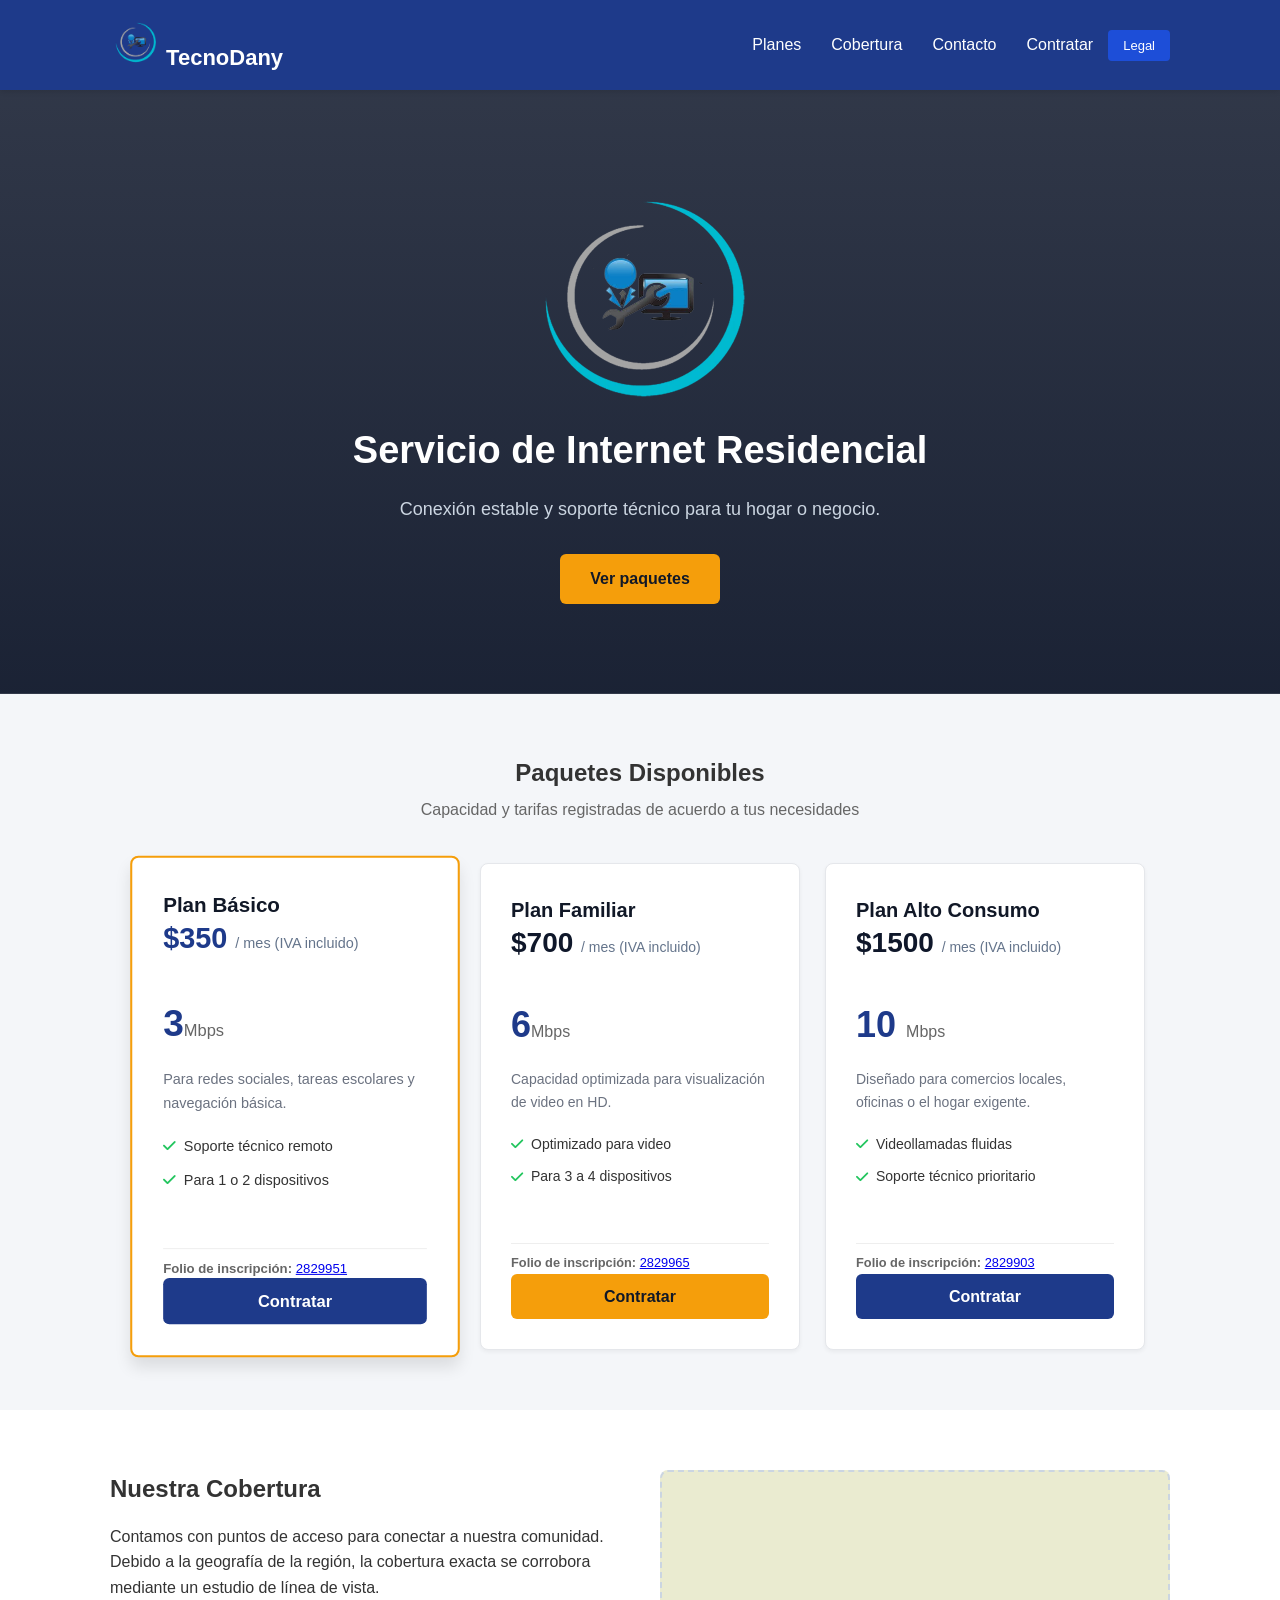
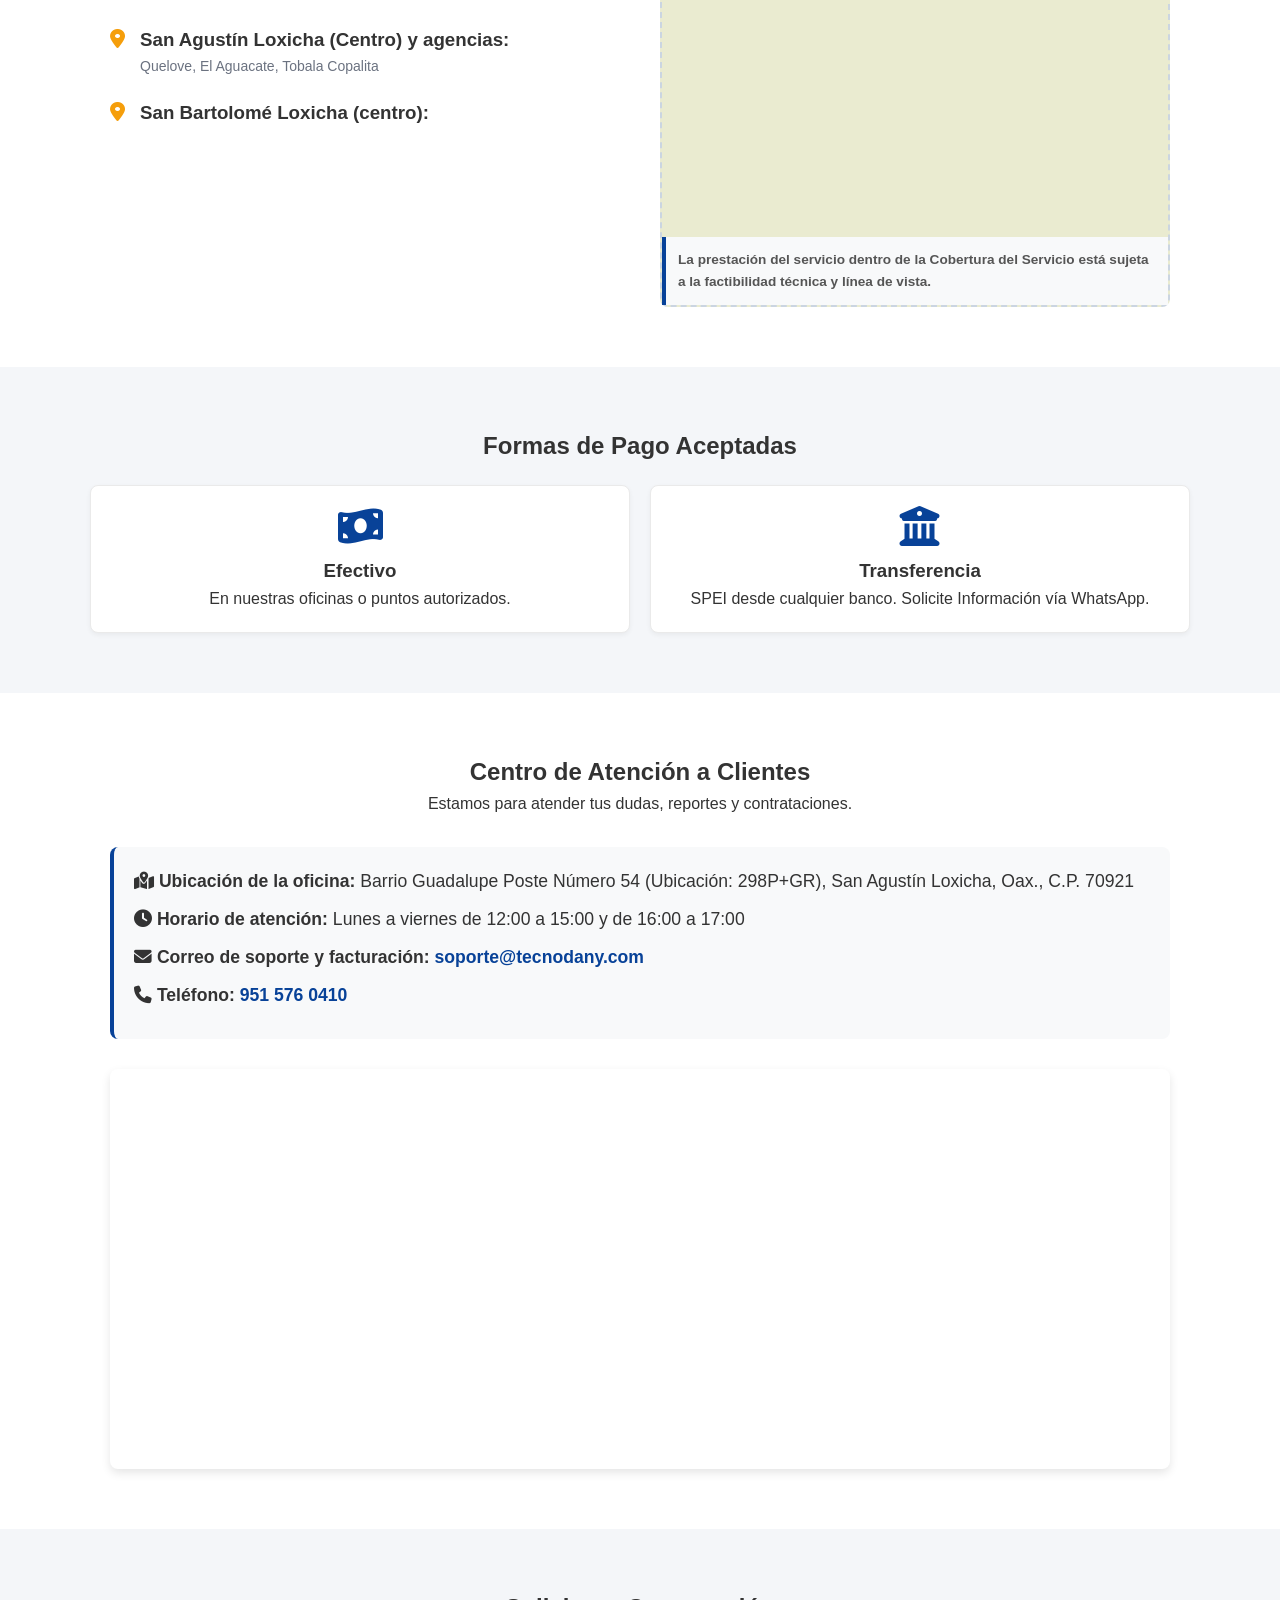
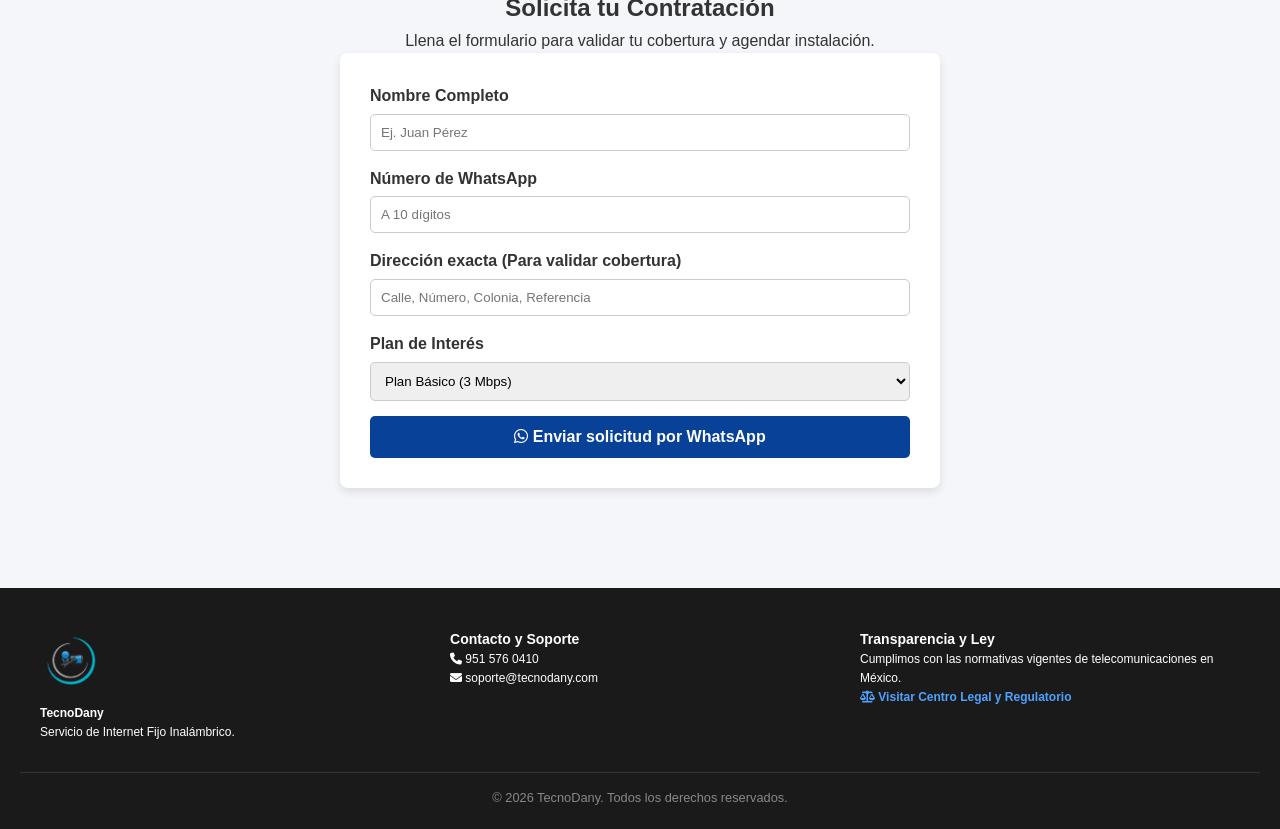
<file: index.html>
<!DOCTYPE html>
<html lang="es">
<head>
    <meta charset="UTF-8">
    <meta name="viewport" content="width=device-width, initial-scale=1.0">
    <meta name="description" content="TECNO DANY ofrece servicio de internet fijo inalámbrico, rápido y estable con soporte técnico en San Agustín Loxicha y zonas aledañas.">
    <title>TecnoDany - Servicio de Internet</title>
    
    <link rel="preload" as="image" href="https://images.unsplash.com/photo-1544197150-b99a580bb7a8?auto=format&fit=crop&w=1200&q=80">
    <link rel="preconnect" href="https://cdnjs.cloudflare.com">
    <link rel="preconnect" href="https://maps.googleapis.com">
    <link rel="preconnect" href="https://maps.gstatic.com" crossorigin>

    <link rel="stylesheet" href="estilos.css">
    <link rel="stylesheet" href="https://cdnjs.cloudflare.com/ajax/libs/font-awesome/6.4.0/css/all.min.css">
    <style>
        .legal-plan { font-size: 0.8rem; color: #666; margin-top: 15px; text-align: left; border-top: 1px solid #eee; padding-top: 10px; line-height: 1.4; }
        .nota-legal { font-size: 0.85rem; color: #555; background-color: #f8f9fa; padding: 12px; border-left: 4px solid #084298; margin-top: 15px; }
        .grid-pagos { display: grid; grid-template-columns: repeat(auto-fit, minmax(200px, 1fr)); gap: 20px; text-align: center; margin-top: 20px; }
        .caja-pago { background: #fff; padding: 20px; border-radius: 8px; box-shadow: 0 2px 5px rgba(0,0,0,0.05); border: 1px solid #eaeaea; }
        .caja-pago i { font-size: 2.5rem; color: #084298; margin-bottom: 10px; }
        .formulario-contacto { max-width: 600px; margin: 0 auto; background: #fff; padding: 30px; border-radius: 8px; box-shadow: 0 4px 10px rgba(0,0,0,0.1); }
        .form-group { margin-bottom: 15px; text-align: left; }
        .form-group label { display: block; margin-bottom: 5px; font-weight: bold; color: #333; }
        .form-group input, .form-group select { width: 100%; padding: 10px; border: 1px solid #ccc; border-radius: 5px; font-family: inherit; }
        .btn-submit { width: 100%; padding: 12px; background: #084298; color: #fff; border: none; border-radius: 5px; font-size: 1rem; font-weight: bold; cursor: pointer; transition: 0.3s; }
        .btn-submit:hover { background: #0b5ed7; }
        .site-footer { background: #1a1a1a; color: #fff; padding: 40px 20px 20px; text-align: center; margin-top: 40px; }
        .footer-grid { display: grid; grid-template-columns: repeat(auto-fit, minmax(250px, 1fr)); gap: 30px; max-width: 1200px; margin: 0 auto; text-align: left; }
        .footer-link { color: #4da3ff; text-decoration: none; font-weight: bold; }
        .footer-link:hover { text-decoration: underline; }
        .info-contacto p { margin-bottom: 10px; font-size: 1.1rem;}
        .info-contacto a { color: #084298; text-decoration: none; font-weight: bold;}
    </style>
</head>
<body>

    <nav class="navbar">
        <div class="nav-container">
            <a href="index.html" class="logo">
                <img src="logo.png" width="50" height="50" alt="Logotipo TecnoDany"> TecnoDany
            </a>
            <ul class="nav-menu">
                <li><a href="#planes">Planes</a></li>
                <li><a href="#cobertura">Cobertura</a></li>
                <li><a href="#contacto">Contacto</a></li>
                <li><a href="#contratar">Contratar</a></li>
                <li><a href="legal.html" class="btn-legal">Legal</a></li>
            </ul>
        </div>
    </nav>

    <main>
        <header class="danu">
            <div class="danu-content">
                <img src="logo.png" width="250" height="250" class="logo-izquierdas" alt="Logotipo TecnoDany">
                <h1>Servicio de Internet Residencial</h1>
                <p>Conexión estable y soporte técnico para tu hogar o negocio.</p>
                <a href="#planes" class="btn-main">Ver paquetes</a>
            </div>
        </header>

        <section id="planes" class="container section">
            <h2 class="text-center">Paquetes Disponibles</h2>
            <p class="subtitle text-center">Capacidad y tarifas registradas de acuerdo a tus necesidades</p>
            
            <div class="planes-container">
                <div class="tarjeta-plan destacado">
                    <h3>Plan Básico</h3>
                    <div class="precio">$350 <span>/ mes (IVA incluido)</span></div>
                    <div class="velocidad">3<span>Mbps</span></div>
                    <p class="desc">Para redes sociales, tareas escolares y navegación básica.</p>
                    <ul class="features">
                        <li><i class="fa-solid fa-check text-green"></i> Soporte técnico remoto</li>
                        <li><i class="fa-solid fa-check text-green"></i> Para 1 o 2 dispositivos</li>
                    </ul>
                    <div class="legal-plan">
                        <p><strong>Folio de inscripción:</strong> <a href="archivos/FormatoSimplificado_2829951.pdf" target="_blank" class="btn-doc">2829951</a></p>
                    </div>
                    <a href="#contratar" class="btn-card">Contratar</a>
                </div>

                <div class="tarjeta-plan">
                    <h3>Plan Familiar</h3>
                    <div class="precio">$700 <span>/ mes (IVA incluido)</span></div>
                    <div class="velocidad">6<span>Mbps</span></div>
                    <p class="desc">Capacidad optimizada para visualización de video en HD.</p>
                    <ul class="features">
                        <li><i class="fa-solid fa-check text-green"></i> Optimizado para video</li>
                        <li><i class="fa-solid fa-check text-green"></i> Para 3 a 4 dispositivos</li>
                    </ul>
                    <div class="legal-plan">
                        <p><strong>Folio de inscripción:</strong> <a href="archivos/FormatoSimplificado_2829965.pdf" target="_blank" class="btn-doc">2829965</a></p>
                    </div>
                    <a href="#contratar" class="btn-card btn-destacado">Contratar</a>
                </div>

                <div class="tarjeta-plan">
                    <h3>Plan Alto Consumo</h3>
                    <div class="precio">$1500 <span>/ mes (IVA incluido)</span></div>
                    <div class="velocidad">10 <span>Mbps</span></div>
                    <p class="desc">Diseñado para comercios locales, oficinas o el hogar exigente.</p>
                    <ul class="features">
                        <li><i class="fa-solid fa-check text-green"></i> Videollamadas fluidas</li>
                        <li><i class="fa-solid fa-check text-green"></i> Soporte técnico prioritario</li>
                    </ul>
                    <div class="legal-plan">
                        <p><strong>Folio de inscripción:</strong> <a href="archivos/FormatoSimplificado_2829903.pdf" target="_blank" class="btn-doc">2829903</a></p>
                    </div>
                    <a href="#contratar" class="btn-card">Contratar</a>
                </div>
            </div>
        </section>

        <section id="cobertura" class="bg-white section">
            <div class="container grid-2">
                <div>
                    <h2>Nuestra Cobertura</h2>
                    <p class="mt-1">Contamos con puntos de acceso para conectar a nuestra comunidad. Debido a la geografía de la región, la cobertura exacta se corrobora mediante un estudio de línea de vista.</p>
                    <div class="lista-cobertura mt-2">
                        <div class="item-cob">
                            <i class="fa-solid fa-location-dot"></i>
                            <div>
                                <h3>San Agustín Loxicha (Centro) y agencias:</h3>
                                <p>Quelove, El Aguacate, Tobala Copalita</p>
                            </div>
                        </div>
                        <div class="item-cob">
                            <i class="fa-solid fa-location-dot"></i>
                            <div>
                                <h3>San Bartolomé Loxicha (centro):</h3>
                            </div>
                        </div>
                    </div>
                </div>    
                <div class="mapa-caja">
                    <iframe 
                        title="Mapa de cobertura TecnoDany"
                        src="https://maps.google.com/maps?q=298P%2BGR,%20San%20Agust%C3%ADn%20Loxicha,%20Oaxaca&t=&z=14&ie=UTF8&iwloc=&output=embed" 
                        width="100%" height="350" style="border:0; display: block;" allowfullscreen="" loading="lazy">
                    </iframe>
                    <div class="nota-legal">
                        <strong>La prestación del servicio dentro de la Cobertura del Servicio está sujeta a la factibilidad técnica y línea de vista.</strong><br>
                    </div>
                </div>
            </div>
        </section>

        <section class="container section">
            <h2 class="text-center">Formas de Pago Aceptadas</h2>
            <div class="grid-pagos">
                <div class="caja-pago">
                    <i class="fa-solid fa-money-bill-wave"></i>
                    <h3>Efectivo</h3>
                    <p>En nuestras oficinas o puntos autorizados.</p>
                </div>
                <div class="caja-pago">
                    <i class="fa-solid fa-building-columns"></i>
                    <h3>Transferencia</h3>
                    <p>SPEI desde cualquier banco. Solicite Información vía WhatsApp.</p>
                </div>
            </div>
        </section>

        <section id="contacto" class="bg-white section text-center">
            <div class="container">
                <h2>Centro de Atención a Clientes</h2>
                <p class="mb-2">Estamos para atender tus dudas, reportes y contrataciones.</p>
                
                <div class="info-contacto" style="margin: 30px 0; text-align: left; background: #f8f9fa; padding: 20px; border-radius: 8px; border-left: 4px solid #084298;">
                    <p><i class="fa-solid fa-map-location-dot"></i> <strong>Ubicación de la oficina:</strong> Barrio Guadalupe Poste Número 54 (Ubicación: 298P+GR), San Agustín Loxicha, Oax., C.P. 70921</p>
                    <p><i class="fa-solid fa-clock"></i> <strong>Horario de atención:</strong> Lunes a viernes de 12:00 a 15:00 y de 16:00 a 17:00</p>
                    <p><i class="fa-solid fa-envelope"></i> <strong>Correo de soporte y facturación:</strong> <a href="mailto:soporte@tecnodany.com">soporte@tecnodany.com</a></p>
                    <p><i class="fa-solid fa-phone"></i> <strong>Teléfono:</strong> <a href="tel:9515760410">951 576 0410</a></p>
                </div>
                
                <div class="mapa" style="margin-top: 20px; border-radius: 8px; overflow: hidden; box-shadow: 0 4px 10px rgba(0,0,0,0.1);">
                    <iframe 
                        title="Mapa de ubicación de la oficina TecnoDany"
                        src="https://www.google.com/maps/embed?pb=!1m18!1m12!1m3!1d3828.673229606883!2d-96.5540!3d15.9320!2m3!1f0!2f0!3f0!3m2!1i1024!2i768!4f13.1!3m3!1m2!1s0x85b88c0000000000%3A0x0000000000000000!2sSan%20Agust%C3%ADn%20Loxicha%2C%20Oax.!5e0!3m2!1ses-419!2smx!4v1700000000000!5m2!1ses-419!2smx" 
                        width="100%" 
                        height="400" 
                        style="border:0; display: block;" 
                        allowfullscreen="" 
                        loading="lazy" 
                        referrerpolicy="no-referrer-when-downgrade">
                    </iframe>
                </div>
            </div>
        </section>

        <section id="contratar" class="container section text-center">
            <h2>Solicita tu Contratación</h2>
            <p class="mb-2">Llena el formulario para validar tu cobertura y agendar instalación.</p>
            
            <form class="formulario-contacto" id="form-contratacion" onsubmit="enviarWhatsApp(event)">
                <div class="form-group">
                    <label for="nombre">Nombre Completo</label>
                    <input type="text" id="nombre" placeholder="Ej. Juan Pérez" required>
                </div>
                <div class="form-group">
                    <label for="whatsapp">Número de WhatsApp</label>
                    <input type="tel" id="whatsapp" placeholder="A 10 dígitos" required>
                </div>
                <div class="form-group">
                    <label for="direccion">Dirección exacta (Para validar cobertura)</label>
                    <input type="text" id="direccion" placeholder="Calle, Número, Colonia, Referencia" required>
                </div>
                <div class="form-group">
                    <label for="plan">Plan de Interés</label>
                    <select id="plan" required>
                        <option value="Básico (3 Mbps)">Plan Básico (3 Mbps)</option>
                        <option value="Familiar (6 Mbps)">Plan Familiar (6 Mbps)</option>
                        <option value="Alto Consumo (10 Mbps)">Plan Alto Consumo (10 Mbps)</option>
                    </select>
                </div>
                <button type="submit" class="btn-submit"><i class="fa-brands fa-whatsapp"></i> Enviar solicitud por WhatsApp</button>
            </form>
        </section>
    </main>

    <script>
        function enviarWhatsApp(event) {
            event.preventDefault(); 
            const nombre = document.getElementById('nombre').value;
            const telefono = document.getElementById('whatsapp').value;
            const direccion = document.getElementById('direccion').value;
            const plan = document.getElementById('plan').value;

            const mensaje = `Hola TecnoDany, me interesa contratar su servicio.\n\n*Nombre:* ${nombre}\n*Teléfono:* ${telefono}\n*Dirección:* ${direccion}\n*Plan de Interés:* ${plan}`;
            const mensajeCodificado = encodeURIComponent(mensaje);

            const url = `https://wa.me/529515760410?text=${mensajeCodificado}`;
            window.open(url, '_blank');
        }
    
        let ultimoScroll = window.scrollY;
        const navbar = document.querySelector('.navbar');

        window.addEventListener('scroll', () => {
            let scrollActual = window.scrollY;

            if (scrollActual <= 0) {
                navbar.classList.remove('navbar-oculta');
                return;
            }

            if (scrollActual < ultimoScroll) {
                navbar.classList.remove('navbar-oculta'); 
            } else {
                navbar.classList.add('navbar-oculta');
            }
            
            ultimoScroll = scrollActual;
        });
    </script>

    <footer class="site-footer">
        <div class="footer-grid">
            <div>
                <img src="logo.png" width="60" height="60" alt="TecnoDany" style="margin-bottom:10px;">
                <p><strong>TecnoDany</strong><br>Servicio de Internet Fijo Inalámbrico.</p>
            </div>
            <div>
                <h3>Contacto y Soporte</h3>
                <p><i class="fa-solid fa-phone"></i> 951 576 0410</p>
                <p><i class="fa-solid fa-envelope"></i> soporte@tecnodany.com</p>
            </div>
            <div>
                <h3>Transparencia y Ley</h3>
                <p>Cumplimos con las normativas vigentes de telecomunicaciones en México.</p>
                <a href="legal.html" class="footer-link"><i class="fa-solid fa-scale-balanced"></i> Visitar Centro Legal y Regulatorio</a>
            </div>
        </div>
        <div style="margin-top: 30px; border-top: 1px solid #333; padding-top: 15px; font-size: 0.8rem; color: #888;">
            &copy; 2026 TecnoDany. Todos los derechos reservados.
        </div>
    </footer>

</body>
</html>
</file>
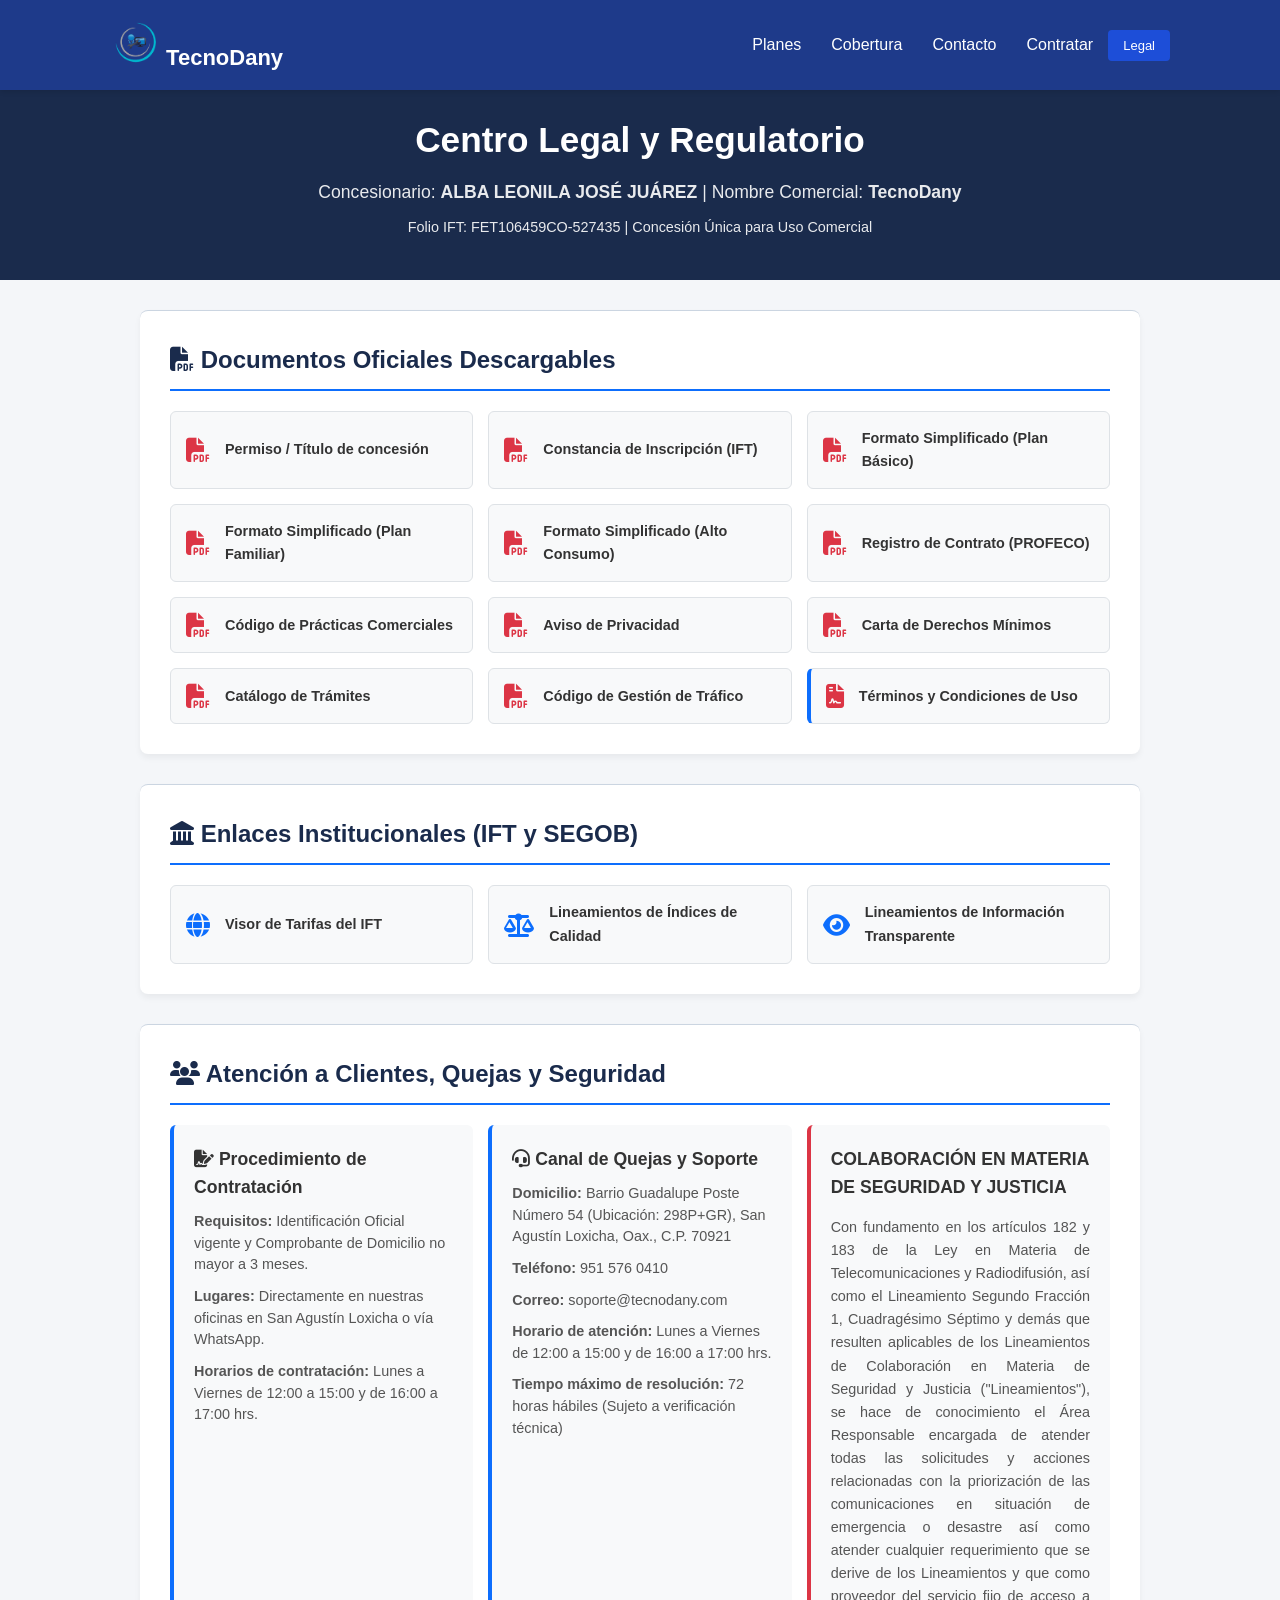
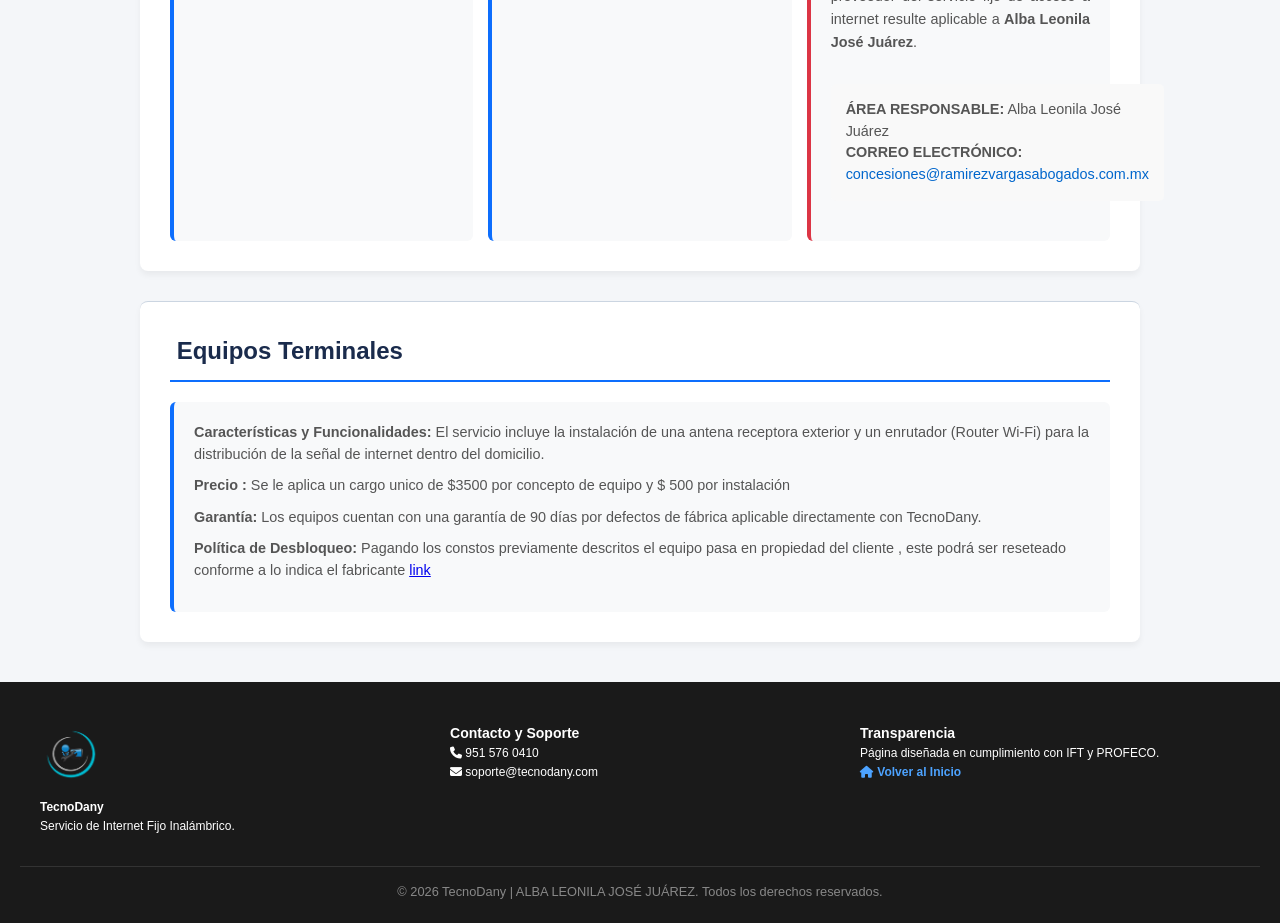
<file: legal.html>
<!DOCTYPE html>
<html lang="es">
<head>
    <meta charset="UTF-8">
    <meta name="viewport" content="width=device-width, initial-scale=1.0">
    <title>Centro Legal y Regulatorio - TecnoDany</title>
    <link rel="stylesheet" href="estilos.css">
    <link rel="stylesheet" href="https://cdnjs.cloudflare.com/ajax/libs/font-awesome/6.4.0/css/all.min.css">
    <style>
        body { background-color: #f4f6f9; }
        .header-legal { background: #1a2b4c; color: white; padding: 40px 20px; text-align: center; }
        .header-legal h1 { margin-bottom: 10px; font-size: 2.2rem; }
        .header-legal p { font-size: 1.1rem; opacity: 0.9; }
        .seccion-legal { background: #fff; margin: 30px auto; padding: 30px; border-radius: 8px; box-shadow: 0 4px 6px rgba(0,0,0,0.05); max-width: 1000px; }
        .seccion-legal h2 { color: #1a2b4c; border-bottom: 2px solid #0d6efd; padding-bottom: 10px; margin-bottom: 20px; font-size: 1.5rem; }
        
        .grid-docs, .grid-enlaces, .grid-info { display: grid; grid-template-columns: repeat(auto-fit, minmax(280px, 1fr)); gap: 15px; }
        
        .btn-doc, .btn-enlace { display: flex; align-items: center; justify-content: flex-start; gap: 15px; background: #f8f9fa; color: #333; padding: 15px; text-decoration: none; border-radius: 6px; border: 1px solid #dee2e6; transition: 0.3s; font-weight: bold; font-size: 0.9rem; }
        .btn-doc i { font-size: 1.5rem; color: #dc3545; }
        .btn-enlace i { font-size: 1.5rem; color: #0d6efd; }
        .btn-doc:hover, .btn-enlace:hover { background: #e9ecef; border-color: #ced4da; transform: translateY(-2px); }
        
        .box-info { background: #f8f9fa; padding: 20px; border-radius: 6px; border-left: 4px solid #0d6efd; }
        .box-info h3 { margin-bottom: 10px; color: #333; font-size: 1.1rem; }
        .box-info p, .box-info ul { font-size: 0.9rem; color: #555; line-height: 1.5; margin-bottom: 10px; }
        
        .site-footer { background: #1a1a1a; color: #fff; padding: 40px 20px 20px; text-align: center; margin-top: 40px; }
        .footer-grid { display: grid; grid-template-columns: repeat(auto-fit, minmax(250px, 1fr)); gap: 30px; max-width: 1200px; margin: 0 auto; text-align: left; }
    </style>
</head>
<body>
<nav class="navbar">
        <div class="nav-container">
            <a href="index.html" class="logo">
                <img src="logo.png" width="50" height="50" alt="Logotipo TecnoDany"> TecnoDany
            </a>
            <ul class="nav-menu">
                <li><a href="index.html#planes">Planes</a></li>
                <li><a href="index.html#cobertura">Cobertura</a></li>
                <li><a href="index.html#contacto">Contacto</a></li>
                <li><a href="index.html#contratar">Contratar</a></li>
                <li><a href="legal.html" class="btn-legal">Legal</a></li>
            </ul>
        </div>
    </nav>

    <header class="header-legal">
        <h1>Centro Legal y Regulatorio</h1>
        <p>Concesionario: <strong>ALBA LEONILA JOSÉ JUÁREZ</strong> | Nombre Comercial: <strong>TecnoDany</strong></p>
        <p style="font-size: 0.9rem; margin-top: 10px;">Folio IFT: FET106459CO-527435 | Concesión Única para Uso Comercial</p>
    </header>

    <div class="container">
        
        <section class="seccion-legal">
            <h2><i class="fa-solid fa-file-pdf"></i> Documentos Oficiales Descargables</h2>
            <div class="grid-docs">
                <a href="archivos/titulo_concesion.pdf" target="_blank" class="btn-doc"><i class="fa-solid fa-file-pdf"></i> Permiso / Título de concesión</a>
                <a href="archivos/constancia_ift.pdf" target="_blank" class="btn-doc"><i class="fa-solid fa-file-pdf"></i> Constancia de Inscripción (IFT)</a>

                <a href="archivos/FormatoSimplificado_2829951.pdf" target="_blank" class="btn-doc"><i class="fa-solid fa-file-pdf"></i> Formato Simplificado (Plan Básico)</a>
                <a href="archivos/FormatoSimplificado_2829965.pdf" target="_blank" class="btn-doc"><i class="fa-solid fa-file-pdf"></i> Formato Simplificado (Plan Familiar)</a>
                <a href="archivos/FormatoSimplificado_2829903.pdf" target="_blank" class="btn-doc"><i class="fa-solid fa-file-pdf"></i> Formato Simplificado (Alto Consumo)</a>
                <a href="archivos/registro_profeco.pdf" target="_blank" class="btn-doc"><i class="fa-solid fa-file-pdf"></i> Registro de Contrato (PROFECO)</a>
                <a href="archivos/codigo_practicas.pdf" target="_blank" class="btn-doc"><i class="fa-solid fa-file-pdf"></i> Código de Prácticas Comerciales</a>
                <a href="archivos/aviso_privacidad.pdf" target="_blank" class="btn-doc"><i class="fa-solid fa-file-pdf"></i> Aviso de Privacidad</a>
                <a href="archivos/carta_derechos.pdf" target="_blank" class="btn-doc"><i class="fa-solid fa-file-pdf"></i> Carta de Derechos Mínimos</a>
                <a href="archivos/catalogo_tramites.pdf" target="_blank" class="btn-doc"><i class="fa-solid fa-file-pdf"></i> Catálogo de Trámites</a>
                <a href="archivos/politicas_trafico.pdf" target="_blank" class="btn-doc"><i class="fa-solid fa-file-pdf"></i> Código de Gestión de Tráfico</a>
                <a href="archivos/terminos_condiciones.pdf" target="_blank" class="btn-doc" style="border-left: 4px solid #0d6efd;"><i class="fa-solid fa-file-contract text-primary"></i> Términos y Condiciones de Uso</a>
            </div>
        </section>

        <section class="seccion-legal">
            <h2><i class="fa-solid fa-landmark"></i> Enlaces Institucionales (IFT y SEGOB)</h2>
            <div class="grid-enlaces">
                <a href="https://tarifas.ift.org.mx/ift_visor/" target="_blank" class="btn-enlace"><i class="fa-solid fa-globe"></i> Visor de Tarifas del IFT</a>
                <a href="https://dof.gob.mx/nota_detalle.php?codigo=5587373&fecha=25/02/2020#gsc.tab=0" target="_blank" class="btn-enlace"><i class="fa-solid fa-scale-balanced"></i> Lineamientos de Índices de Calidad</a>
                <a href="https://www.dof.gob.mx/nota_detalle.php?codigo=5586224&fecha=12/02/2020#gsc.tab=0" target="_blank" class="btn-enlace"><i class="fa-solid fa-eye"></i> Lineamientos de Información Transparente</a>
            </div>
        </section>

        <section class="seccion-legal">
            <h2><i class="fa-solid fa-users"></i> Atención a Clientes, Quejas y Seguridad</h2>
            <div class="grid-info">
                <div class="box-info">
                    <h3><i class="fa-solid fa-file-signature"></i> Procedimiento de Contratación</h3>
                    <p><strong>Requisitos:</strong> Identificación Oficial vigente y Comprobante de Domicilio no mayor a 3 meses.</p>
                    <p><strong>Lugares:</strong> Directamente en nuestras oficinas en San Agustín Loxicha o vía WhatsApp.</p>
                    <p><strong>Horarios de contratación:</strong> Lunes a Viernes de 12:00 a 15:00 y de 16:00 a 17:00 hrs.</p>
                </div>
                
                <div class="box-info">
                    <h3><i class="fa-solid fa-headset"></i> Canal de Quejas y Soporte</h3>
                    <p><strong>Domicilio:</strong> Barrio Guadalupe Poste Número 54 (Ubicación: 298P+GR), San Agustín Loxicha, Oax., C.P. 70921</p>
                    <p><strong>Teléfono:</strong> 951 576 0410</p>
                    <p><strong>Correo:</strong> soporte@tecnodany.com</p>
                    <p><strong>Horario de atención:</strong> Lunes a Viernes de 12:00 a 15:00 y de 16:00 a 17:00 hrs.</p>
                    <p><strong>Tiempo máximo de resolución:</strong> 72 horas hábiles (Sujeto a verificación técnica)</p>
                </div>

            <div class="box-info" style="border-left-color: #dc3545;">
<h3 style="color: #333; margin-bottom: 15px;">COLABORACIÓN EN MATERIA DE SEGURIDAD Y JUSTICIA</h3>

<p style="text-align: justify; line-height: 1.6; color: #555;">
    Con fundamento en los artículos 182 y 183 de la Ley en Materia de Telecomunicaciones y Radiodifusión, así como el Lineamiento Segundo Fracción 1, Cuadragésimo Séptimo y demás que resulten aplicables de los Lineamientos de Colaboración en Materia de Seguridad y Justicia ("Lineamientos"), se hace de conocimiento el Área Responsable encargada de atender todas las solicitudes y acciones relacionadas con la priorización de las comunicaciones en situación de emergencia o desastre así como atender cualquier requerimiento que se derive de los Lineamientos y que como proveedor del servicio fijo de acceso a internet resulte aplicable a <strong>Alba Leonila José Juárez</strong>.
</p>

<div style="margin: 20px 0; padding: 15px; background-color: #f9f9f9; border-radius: 5px; display: inline-block; text-align: left;">
    <p style="margin: 0px 0;"><strong>ÁREA RESPONSABLE:</strong> Alba Leonila José Juárez</p>
    <p style="margin: 0px 0;"><strong>CORREO ELECTRÓNICO:</strong> <a href="mailto:concesiones@ramirezvargasabogados.com.mx" style="color: #0066cc; text-decoration: none;">concesiones@ramirezvargasabogados.com.mx</a></p>
</div>

        </section>

        <section class="seccion-legal">
            <h2><i class="fa-solid fa-router"></i> Equipos Terminales</h2>
            <div class="box-info">
                <p><strong>Características y Funcionalidades:</strong> El servicio incluye la instalación de una antena receptora exterior y un enrutador (Router Wi-Fi) para la distribución de la señal de internet dentro del domicilio.</p>
                <p><strong>Precio :</strong> Se le aplica un cargo unico de $3500 por concepto de equipo y $ 500 por instalación </p>
                <p><strong>Garantía:</strong> Los equipos cuentan con una garantía de 90 días por defectos de fábrica aplicable directamente con TecnoDany.</p>
                <p><strong>Política de Desbloqueo:</strong> Pagando los constos previamente descritos el equipo pasa en propiedad del cliente , este podrá ser reseteado conforme a lo indica el fabricante <a href="https://help.uisp.com/hc/en-us/articles/22590874091927-ISP-Wireless-Reset-Device-to-Factory-Default-Settings">link</a></p>
            </div>
        </section>

    </div>

    <footer class="site-footer">
        <div class="footer-grid">
            <div>
                <img src="logo.png" width="60" alt="TecnoDany" style="margin-bottom:10px;">
                <p><strong>TecnoDany</strong><br>Servicio de Internet Fijo Inalámbrico.</p>
            </div>
            <div>
                <h3>Contacto y Soporte</h3>
                <p><i class="fa-solid fa-phone"></i> 951 576 0410</p>
                <p><i class="fa-solid fa-envelope"></i> soporte@tecnodany.com</p>
            </div>
            <div>
                <h3>Transparencia</h3>
                <p>Página diseñada en cumplimiento con IFT y PROFECO.</p>
                <a href="index.html" style="color: #4da3ff; text-decoration: none; font-weight: bold;"><i class="fa-solid fa-house"></i> Volver al Inicio</a>
            </div>
        </div>
        <div style="margin-top: 30px; border-top: 1px solid #333; padding-top: 15px; font-size: 0.8rem; color: #888;">
            &copy; 2026 TecnoDany | ALBA LEONILA JOSÉ JUÁREZ. Todos los derechos reservados.
        </div>
    </footer>
<script>
     let ultimoScroll = window.scrollY;
        const navbar = document.querySelector('.navbar');

        window.addEventListener('scroll', () => {
            let scrollActual = window.scrollY;

            if (scrollActual <= 0) {
                navbar.classList.remove('navbar-oculta');
                return;
            }

            if (scrollActual < ultimoScroll) {
                navbar.classList.remove('navbar-oculta'); 
            } else {
                navbar.classList.add('navbar-oculta');
            }
            
            ultimoScroll = scrollActual;
        });
</script>
</body>
</html>
</file>
<file: estilos.css>
* {
    margin: 0;
    padding: 0;
    box-sizing: border-box;
}
.logo-izquierda {
    background-color: #eaebd0;
    border: 2px dashed #cbd5e1;
    border-radius: 8px;
    min-height: 250px;
    display: flex;
    flex-direction: column;
    justify-content: center;
    align-items: center;
    color: #64748b;
    font-size: 40px;
    margin-bottom: 10px;
}
.precio {
    font-size: 28px;
    font-weight: 700;
    color: #0f172a;
    margin-bottom: 15px;
    margin-top: -5px;
}
.precio span {
    font-size: 14px;
    font-weight: normal;
    color: #64748b;
}
.tarjeta-plan.destacado .precio {
    color: #1e3a8a;
}   
body {
    font-family: 'Segoe UI', Tahoma, Geneva, Verdana, sans-serif;
    background-color: #f4f6f9;
    color: #333333;
    line-height: 1.6;
    padding-top: 72px; 
}
.container { max-width: 1100px; margin: 0 auto; padding: 0 20px; }
.container-sm { max-width: 750px; margin: 0 auto; padding: 0 20px; }
.section { padding: 60px 0; }
.bg-white { background-color: #ffffff; }
.bg-dark { background-color: #111827; }
.text-white { color: #ffffff; }
.text-center { text-align: center; }
.text-right { text-align: right; }
.text-green { color: #22c55e; }
.text-amber { color: #f59e0b; }
.mt-1 { margin-top: 15px; }
.mt-2 { margin-top: 30px; }
.subtitle { color: #666; margin-top: 5px; }
.grid-2 { display: grid; grid-template-columns: 1fr 1fr; gap: 40px; }
.grid-3 { display: grid; grid-template-columns: repeat(3, 1fr); gap: 20px; }
.navbar {
    background-color: #1e3a8a;
    position: fixed;
    top: 0;
    left: 0;
    width: 100%;
    z-index: 999;
    padding: 15px 0;
    box-shadow: 0 2px 5px rgba(0,0,0,0.1);
    transition: transform 0.3s ease-in-out;
}
.navbar-oculta {
    transform: translateY(-100%);
}
.nav-container {
    max-width: 1100px;
    margin: 0 auto;
    padding: 0 20px;
    display: flex;
    justify-content: space-between;
    align-items: center;
}
.navbar .logo {
    color: #ffffff;
    font-size: 22px;
    font-weight: bold;
    text-decoration: none;
}
.nav-menu {
    display: flex;
    list-style: none;
    align-items: center;
}
.nav-menu li a {
    color: #ffffff;
    text-decoration: none;
    padding: 8px 15px;
    font-weight: 500;
    transition: 0.2s;
}
.nav-menu li a:hover {
    color: #f59e0b;
}
.nav-menu li .btn-legal {
    background-color: #1d4ed8;
    border-radius: 4px;
    font-size: 13px;
}
.danu {
    background: linear-gradient(rgba(15, 23, 42, 0.85), rgba(15, 23, 42, 0.95)), url('https://images.unsplash.com/photo-1544197150-b99a580bb7a8?auto=format&fit=crop&w=1200&q=80');
    background-size: cover;
    background-position: center;
    color: #ffffff;
    padding: 90px 20px;
    text-align: center;
}
.danu-content h1 {
    font-size: 38px;
    margin-bottom: 15px;
}
.danu-content p {
    font-size: 18px;
    max-width: 700px;
    margin: 0 auto 30px auto;
    color: #cbd5e1;
}
.btn-main {
    background-color: #f59e0b;
    color: #111827;
    padding: 12px 30px;
    border-radius: 6px;
    text-decoration: none;
    font-weight: bold;
    display: inline-block;
    transition: 0.2s;
}
.btn-main:hover {
    background-color: #d97706;
}
.planes-container {
    display: flex;
    justify-content: center;
    gap: 25px;
    margin-top: 40px;
    flex-wrap: wrap;
}
.tarjeta-plan {
    background: #ffffff;
    border: 1px solid #e5e7eb;
    border-radius: 8px;
    padding: 30px;
    width: 320px;
    display: flex;
    flex-direction: column;
    position: relative;
    box-shadow: 0 2px 4px rgba(0,0,0,0.05);
}
.tarjeta-plan.destacado {
    border: 2px solid #f59e0b;
    transform: scale(1.03);
    box-shadow: 0 10px 15px rgba(0,0,0,0.1);
}
.tarjeta-plan .pop {
    position: absolute;
    top: -12px;
    right: 20px;
    background-color: #f59e0b;
    color: #111827;
    font-size: 11px;
    font-weight: bold;
    padding: 3px 10px;
    border-radius: 20px;
    text-transform: uppercase;
}
.tarjeta-plan h3 {
    font-size: 20px;
    color: #111827;
}
.velocidad {
    font-size: 36px;
    font-weight: 800;
    color: #1e3a8a;
    margin: 15px 0;
}
.velocidad span {
    font-size: 16px;
    font-weight: normal;
    color: #666;
}
.desc {
    font-size: 14px;
    color: #6b7280;
    margin-bottom: 20px;
    min-height: 44px;
}
.features {
    list-style: none;
    margin-bottom: 30px;
    font-size: 14px;
}
.features li {
    margin-bottom: 10px;
    display: flex;
    align-items: center;
    gap: 8px;
}
.btn-card {
    background-color: #1e3a8a;
    color: #ffffff;
    text-align: center;
    text-decoration: none;
    padding: 10px;
    border-radius: 6px;
    font-weight: 600;
    margin-top: auto;
    transition: 0.2s;
}
.btn-card:hover { background-color: #111827; }
.btn-card.btn-destacado { background-color: #f59e0b; color: #111827; }
.btn-card.btn-destacado:hover { background-color: #d97706; }
.lista-cobertura {
    margin-top: 25px;
}
.item-cob {
    display: flex;
    gap: 15px;
    margin-bottom: 20px;
}
.item-cob i {
    color: #f59e0b;
    font-size: 20px;
    margin-top: 4px;
}
.item-cob h4 { color: #111827; }
.item-cob p { font-size: 14px; color: #6b7280; }
.mapa-caja {
    background-color: #eaebd0;
    border: 2px dashed #cbd5e1;
    border-radius: 8px;
    min-height: 250px;
    display: flex;
    flex-direction: column;
    justify-content: center;
    align-items: center;
    color: #64748b;
}
.mapa-caja i { font-size: 40px; margin-bottom: 10px; }
.section-reportes .subtitle { color: #94a3b8; }
.form-reporte {
    background-color: #1f2937;
    padding: 30px;
    border-radius: 8px;
    margin-top: 30px;
    display: grid;
    grid-template-columns: 1fr 1fr;
    gap: 20px;
    border: 1px solid #374151;
}
.input-group {
    display: flex;
    flex-direction: column;
}
.input-group.full { grid-column: span 2; }
.form-reporte label {
    font-size: 13px;
    color: #cbd5e1;
    margin-bottom: 5px;
}
.form-reporte input, 
.form-reporte text-area,
.form-reporte textarea {
    background-color: #111827;
    border: 1px solid #4b5563;
    padding: 10px;
    border-radius: 6px;
    color: #ffffff;
    font-size: 14px;
    outline: none;
}
.form-reporte input:focus, 
.form-reporte textarea:focus {
    border-color: #f59e0b;
}
.btn-alert {
    background-color: #dc2626;
    color: white;
    border: none;
    padding: 10px 20px;
    border-radius: 6px;
    font-weight: bold;
    cursor: pointer;
    transition: 0.2s;
}
.btn-alert:hover { background-color: #b91c1c; }
.caja-contacto {
    background-color: white;
    padding: 25px;
    border-radius: 8px;
    border: 1px solid #e5e7eb;
}
.caja-contacto i { font-size: 28px; margin-bottom: 10px; }
.caja-contacto .icon-blue { color: #1e3a8a; }
.caja-contacto .icon-green { color: #22c55e; }
.caja-contacto a { color: #22c55e; font-weight: bold; text-decoration: none; }
.caja-contacto a:hover { text-decoration: underline; }
.seccion-legal {
    background-color: #e2e8f0;
    padding: 40px 0;
    font-size: 12px;
    color: #475569;
    border-top: 1px solid #cbd5e1;
}
.title-legal {
    font-size: 14px;
    color: #1e293b;
    text-transform: uppercase;
    margin-bottom: 8px;
}
.intro-legal { margin-bottom: 20px; }
.legal-info p { margin-bottom: 12px; line-height: 1.5; }
.link-rpc-box {
    background-color: #ffffff;
    padding: 15px;
    border-radius: 6px;
    border: 1px solid #cbd5e1;
    display: flex;
    justify-content: space-between;
    align-items: center;
    gap: 15px;
}
.link-rpc-box strong { color: #1e293b; font-size: 13px; }
.btn-link-rpc {
    background-color: #1e3a8a;
    color: white;
    text-decoration: none;
    padding: 6px 12px;
    border-radius: 4px;
    font-weight: bold;
    white-space: nowrap;
}
footer {
    background-color: #0f172a;
    color: #94a3b8;
    text-align: center;
    padding: 20px;
    font-size: 12px;
}
@media (max-width: 768px) {
    .nav-container { 
        flex-direction: column; 
        gap: 15px; 
    }
    .nav-menu { 
        display: flex; 
        flex-wrap: wrap; 
        justify-content: center; 
        gap: 10px; 
        width: 100%;
    }
    .nav-menu li a {
        padding: 5px 10px;
        font-size: 14px;
    }
    .nav-menu li:last-child {
        flex-basis: 50%; 
        margin-top: 5px;
    }
    .nav-menu li .btn-legal {
        display: block;
        text-align: center;
        padding: 12px;
        font-size: 16px;
        font-weight: bold;
        box-shadow: 0 2px 4px rgba(0,0,0,0.2);
    }
    .grid-2, .grid-3 { grid-template-columns: 1fr; gap: 20px; }
    .planes-container { flex-direction: column; align-items: center; }
    .tarjeta-plan.destacado { transform: scale(1); }
    .form-reporte { grid-template-columns: 1fr; }
    .input-group.full { grid-column: span 1; }
    .btn-alert { width: 100%; }
    .link-rpc-box { flex-direction: column; text-align: center; }
}
</file>
